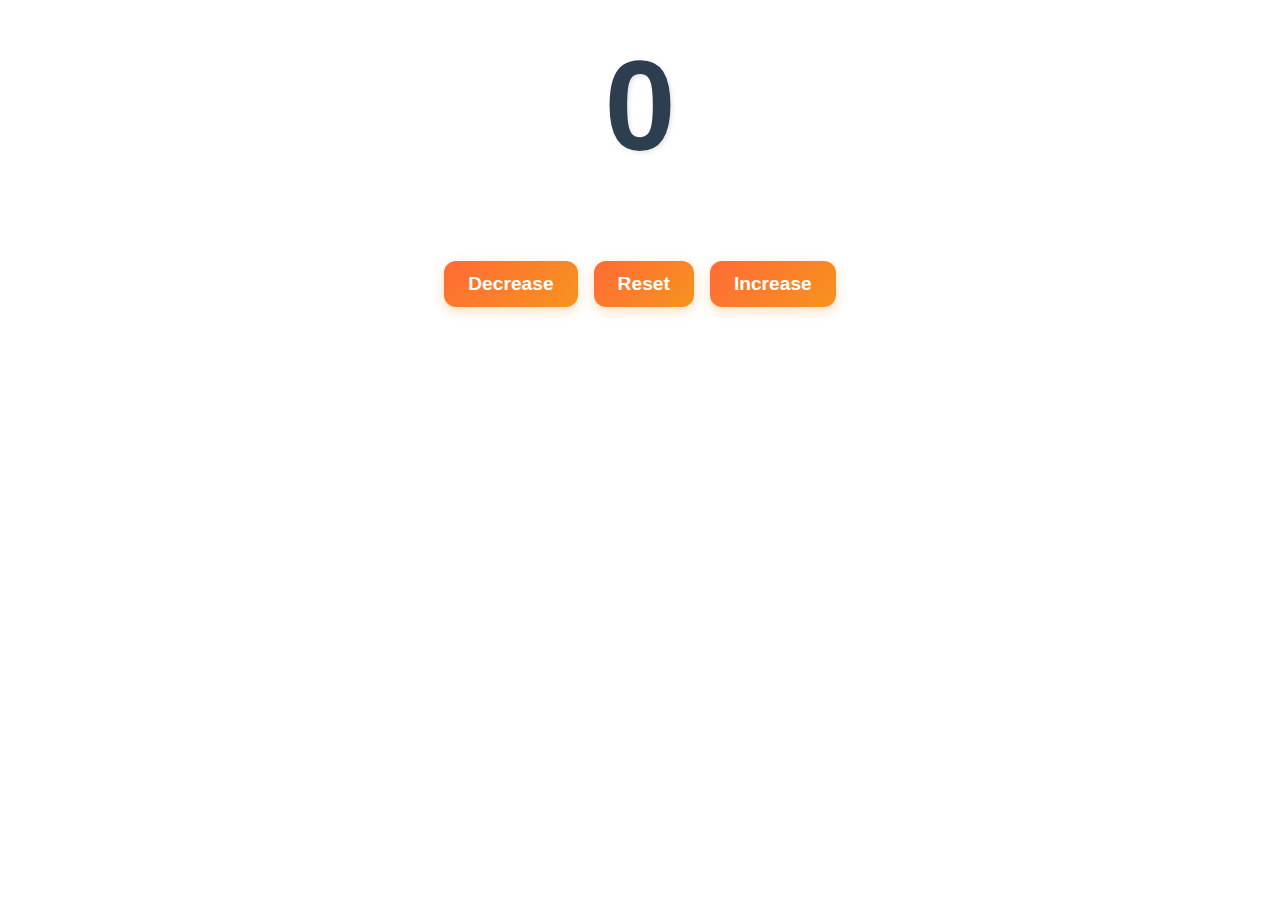
<file: 01.CounterProgram/index.html>
<!DOCTYPE html>
<html lang="en">
<head>
    <meta charset="UTF-8">
    <meta name="viewport" content="width=device-width, initial-scale=1.0">
    <title>CounterProgram</title>
    <link rel="stylesheet" href="style.css">
</head>
<body>
    <label id ="countLabel">0</label> <br>
    <div id="buttonContainer">
        <button id = "decreasebutton"class="buttons">Decrease</button>
        <button id ="reset"class="buttons">Reset</button>
        <button id="increase"class="buttons">Increase</button>
        <script src="script.js"></script>
    </div>
</body>
</html>
</file>
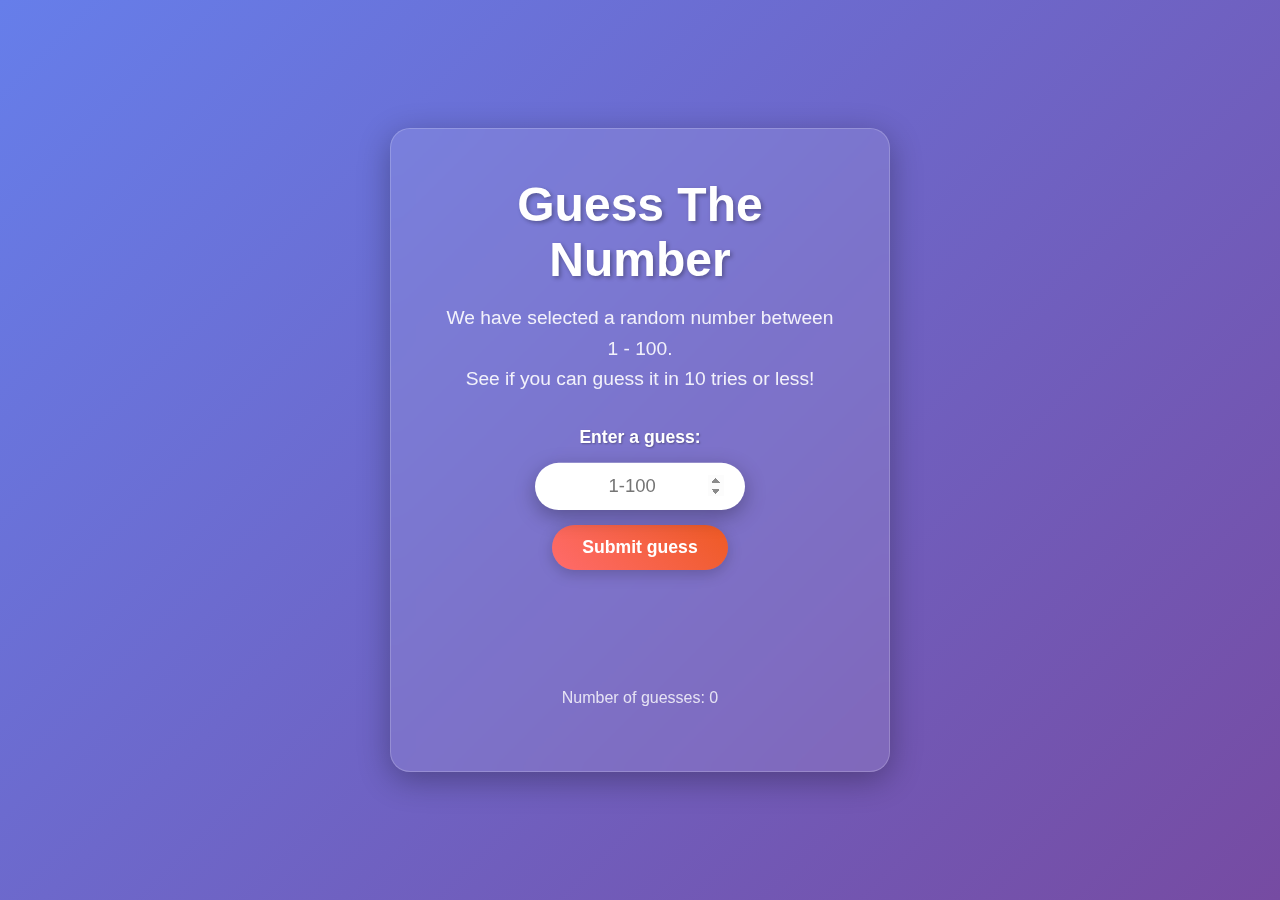
<file: 02.Numberguesser/index.html>
<!DOCTYPE html>
<html lang="en">
<head>
  <meta charset="UTF-8" />
  <meta name="viewport" content="width=device-width, initial-scale=1.0"/>
  <title>Number Guesser</title>
  <link rel="stylesheet" href="style.css" />
</head>
<body>
  <div class="game-container">
    <h1>Guess The Number</h1>
    <p>
      We have selected a random number between 1 - 100.<br />
      See if you can guess it in 10 tries or less!
    </p>

    <div class="form">
      <label for="guessField">Enter a guess:</label>
      <input
        type="number"
        id="guessField"
        class="guessField"
        min="1"
        max="100"
        placeholder="1-100"
      />
      <input
        type="submit"
        value="Submit guess"
        class="guessSubmit"
        id="submitguess"
      />
    </div>

    <div class="results">
      <div class="lastResult"></div>
      <div class="lowOrHi"></div>
      <div class="guesses">
        Number of guesses: <span id="guessCount">0</span>
      </div>
    </div>
  </div>

  <script src="script.js"></script>
</body>
</html>
</file>
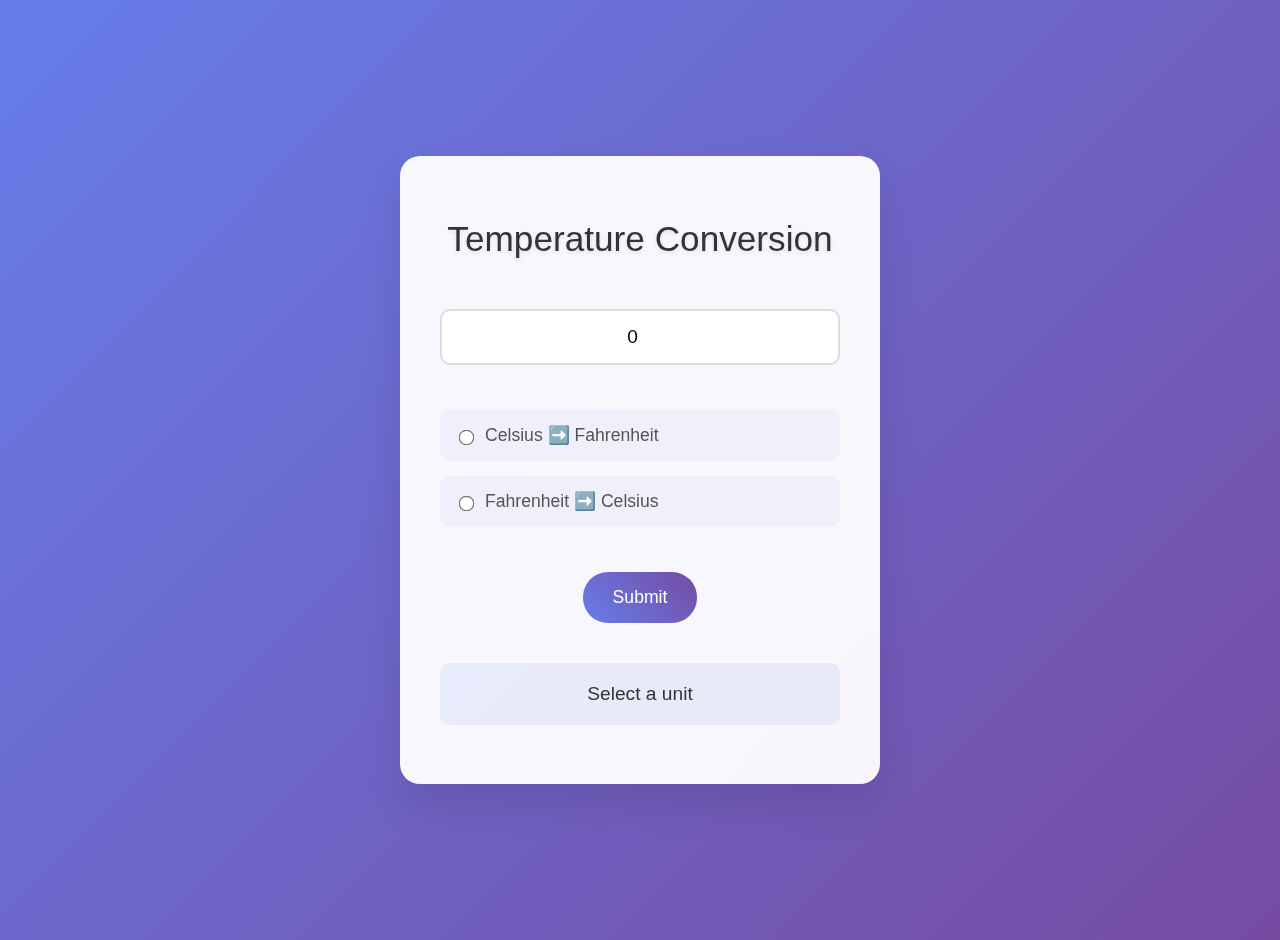
<file: 03.TemperatureConverter/index.html>
<!DOCTYPE html>
<html lang="en">
<head>
    <meta charset="UTF-8">
    <meta name="viewport" content="width=device-width, initial-scale=1.0">
    <title>Temperature Converter</title>
    <link rel="stylesheet" href="style.css">
</head>
<body>
    <form>
        <h1>Temperature Conversion</h1>
        <input type="number" id="textbox" value="0"><br>

        <div class="radio-group">
            <div class="radio-option">
                <input type="radio" id="fahrenheit" name="unit">
                <label for="fahrenheit">Celsius ➡️ Fahrenheit</label>
            </div>
            <div class="radio-option">
                <input type="radio" id="celsius" name="unit">
                <label for="celsius">Fahrenheit ➡️ Celsius</label>
            </div>
        </div>

        <button type="button" onclick="convert()">Submit</button>
        <p id="result">Select a unit</p>
    </form>
    <script src="script.js"></script>
</body>
</html>
</file>
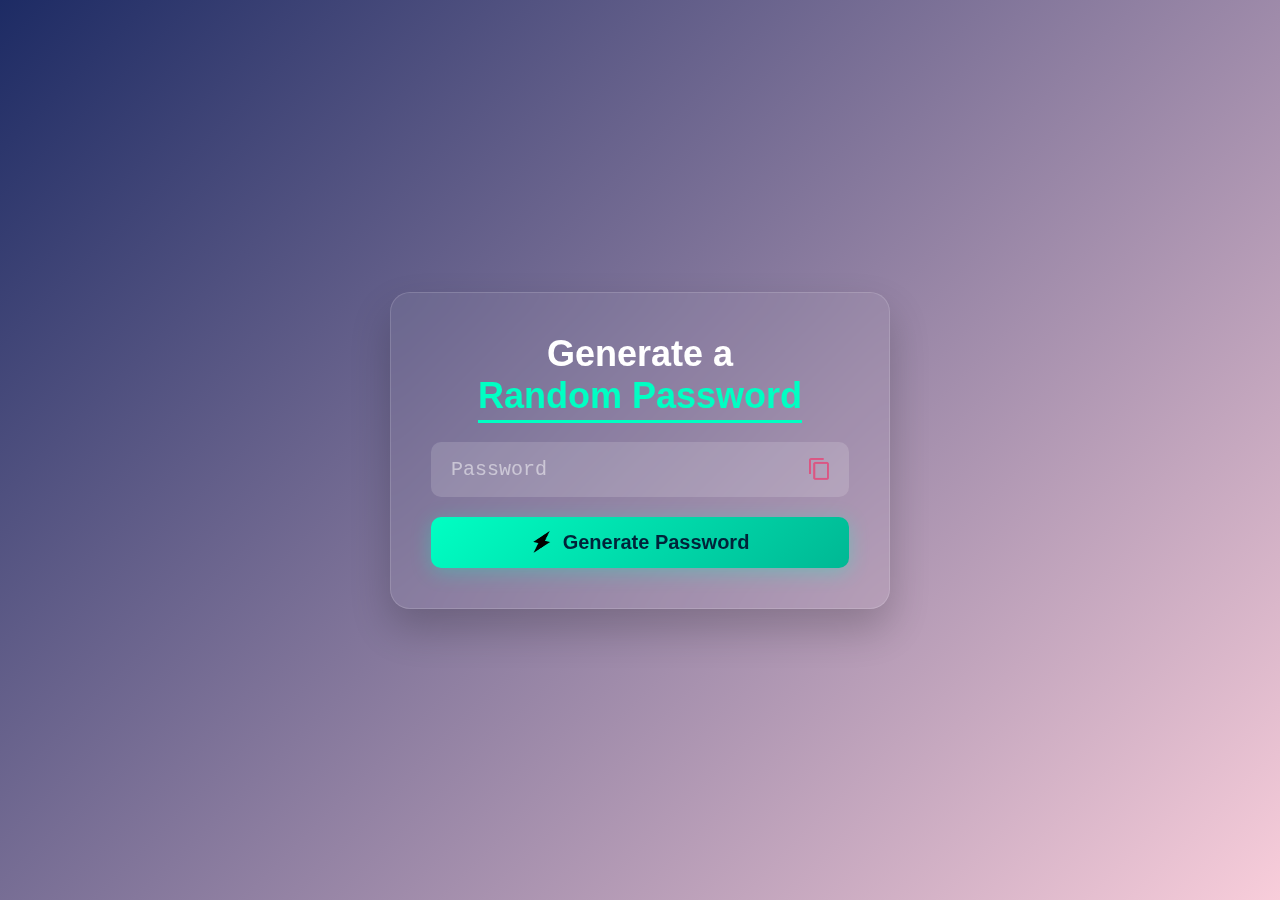
<file: 04.RandomPassword generator/index.html>
<!DOCTYPE html>
<html lang="en">
<head>
    <meta charset="UTF-8">
    <meta name="viewport" content="width=device-width, initial-scale=1.0">
    <title>Random Password Generator</title>
    <link rel="stylesheet" href="style.css">
</head>
<body>
    <div class="container">
        <h1>Generate a <br> <span>Random Password</span></h1>


        <div class="display">
            <input type="text" id="password" placeholder="Password" readonly>
            <img src="images/copy.png" id="copyButton" onclick="copypass()">
        </div>
        <button onclick="genpass()">
            <img src="images/generate.png">Generate Password
        </button>
    </div>

    <script src="script.js"></script>
</body>
</html>
</file>
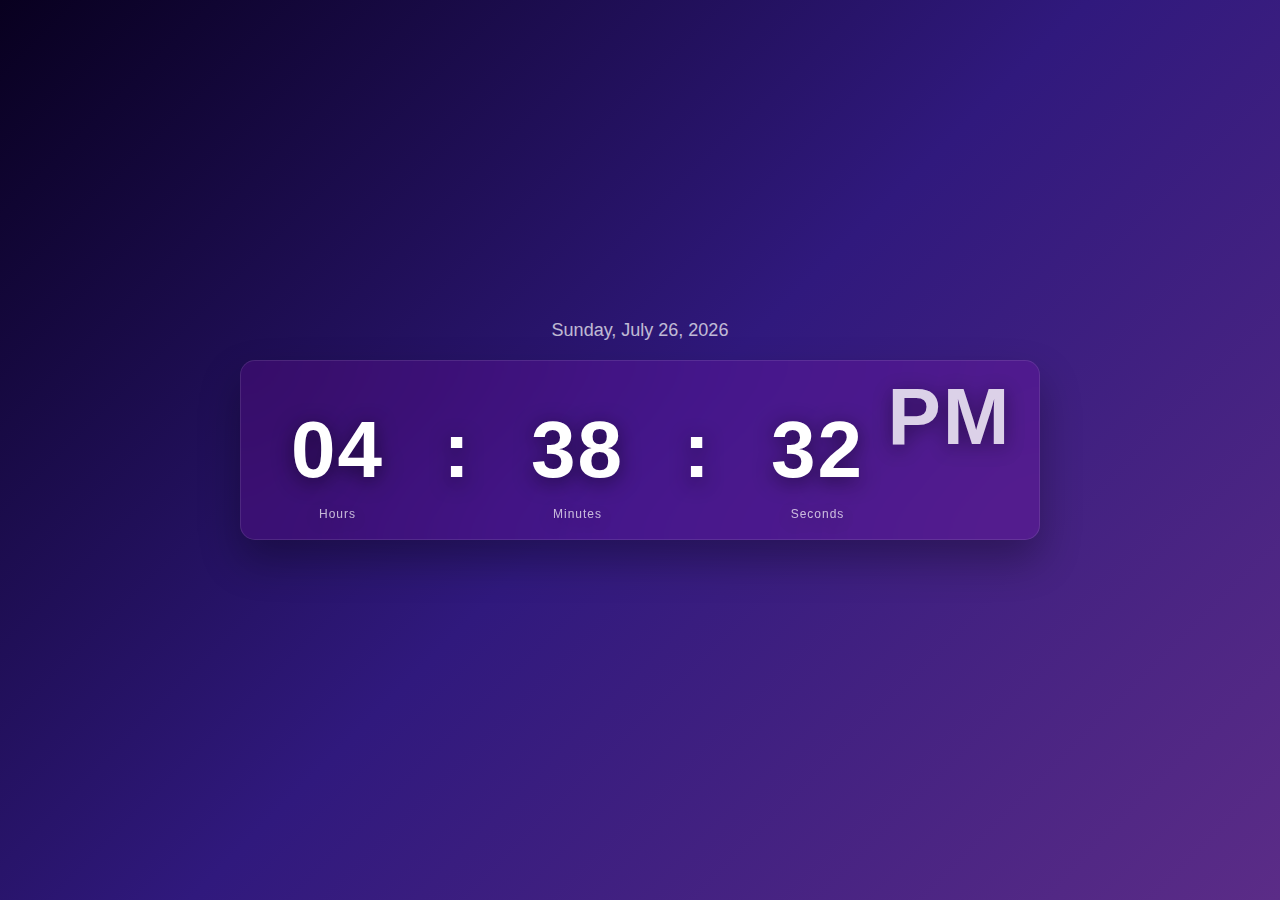
<file: 05.DigitalClockProgram/index.html>
<!DOCTYPE html>
<html lang="en">
<head>
    <meta charset="UTF-8">
    <meta name="viewport" content="width=device-width, initial-scale=1.0">
    <title>Digital Clock</title>
    <link rel="stylesheet" href="style.css">
</head>
<body>
    <div class="hero">
        <div class="container">
            <div class="date-display" id="date"></div>
            <div class="clock">
                <span id="hrs">00</span>
                <span class="colon">:</span>
                <span id="min">00</span>
                <span class="colon">:</span>
                <span id="sec">00</span>
                <span class="ampm" id="ampm">AM</span>
            </div>
        </div>
    </div>

    <script src="script.js"></script>
</body>
</html>
</file>
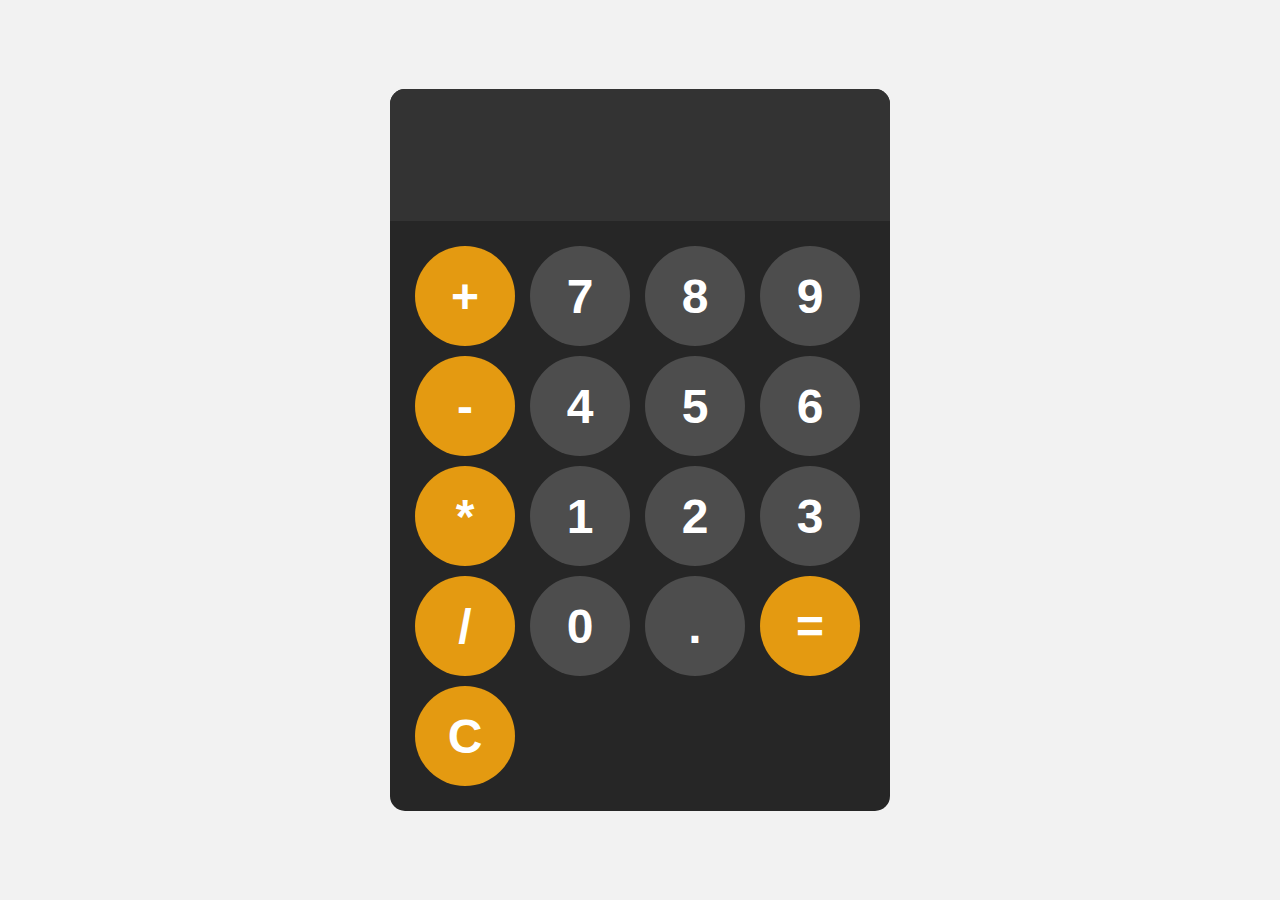
<file: 06Calculator/index.html>
<!DOCTYPE html>
<html lang="en">
<head>
    <meta charset="UTF-8">
    <meta name="viewport" content="width=device-width, initial-scale=1.0">
    <title>Calculator</title>
    <link rel="stylesheet" href="style.css">
</head>
<body>
    <div id="calculator">
        <input id="display" readonly>
        <div id="keys">
            <button onclick="appendToDisplay('+')" class="plus">+</button>
            <button onclick="appendToDisplay('7')">7</button>
            <button onclick="appendToDisplay('8')">8</button>
            <button onclick="appendToDisplay('9')">9</button>
            <button onclick="appendToDisplay('-')"class="minus">-</button>
            <button onclick="appendToDisplay('4')">4</button>
            <button onclick="appendToDisplay('5')">5</button>
            <button onclick="appendToDisplay('6')">6</button>
            <button onclick="appendToDisplay('*')" class="multiply">*</button>
            <button onclick="appendToDisplay('1')">1</button>
            <button onclick="appendToDisplay('2')">2</button>
            <button onclick="appendToDisplay('3')">3</button>
            <button onclick="appendToDisplay('/')"class="divide">/</button>
            <button onclick="appendToDisplay('0')">0</button>
            <button onclick="appendToDisplay('.')"class="period">.</button>
            <button onclick="calculate()" class="equalTo">=</button>
            <button onclick="clearDisplay()"class="clearScreen">C</button>

        </div>
    </div>



    <script src="script.js"></script>

    
</body>
</html>
</file>
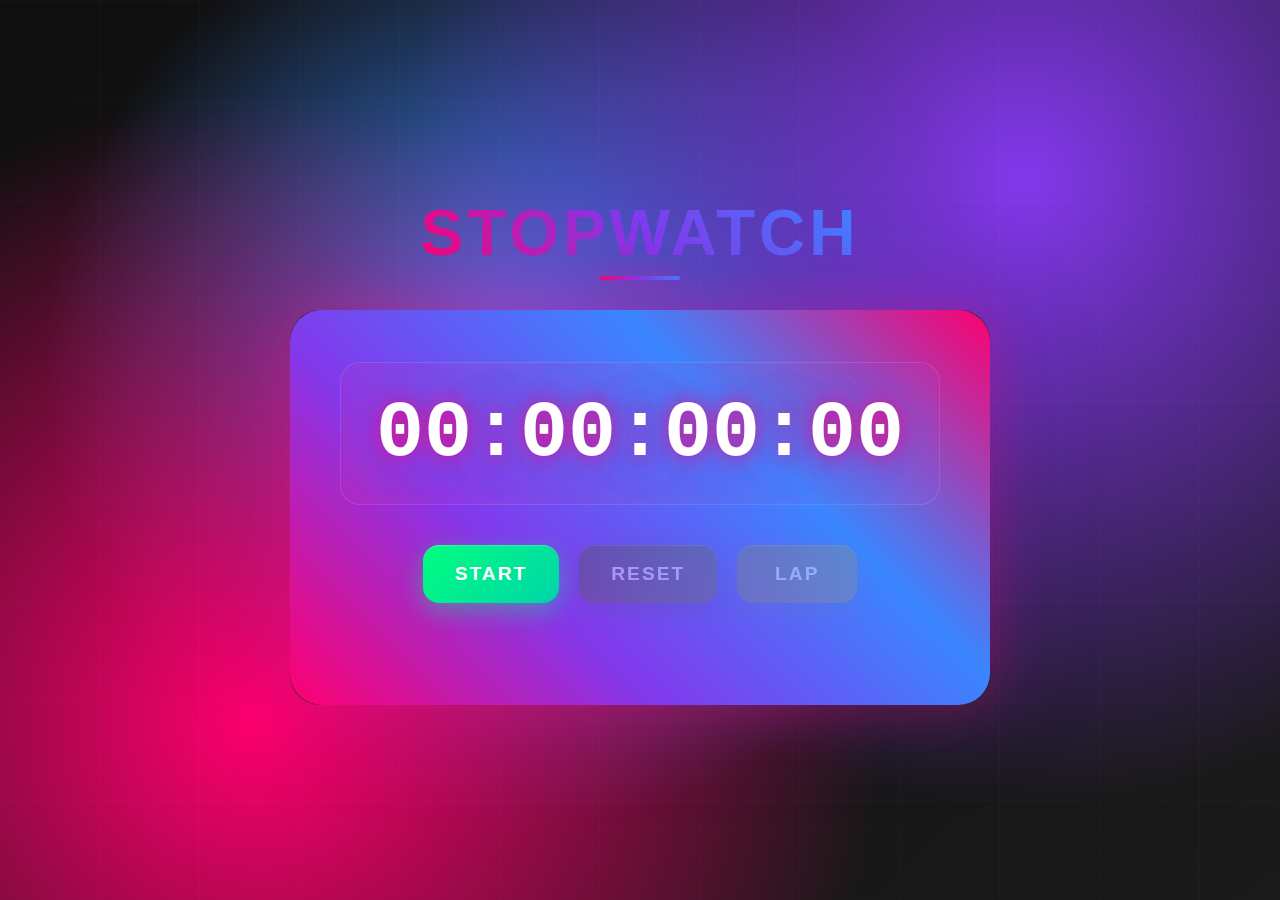
<file: 07.Stopwatch/index.html>
<!DOCTYPE html>
<html lang="en">
<head>
    <meta charset="UTF-8">
    <meta name="viewport" content="width=device-width, initial-scale=1.0">
    <title>Stopwatch</title>
    <link rel="stylesheet" href="style.css">
</head>
<body>
    <h1>Stopwatch</h1>
    <div id="container">
        <div id="display">
            00:00:00:00
        </div>
        <div id="controls">
            <button id="start" onclick="toggleTimer()">Start</button>
            <button id="reset" onclick="resetTimer()">Reset</button>
            <button id="lap" onclick="addLap()">Lap</button>
        </div>
        <div id="lap-times"></div>
    </div>
    <script src="script.js"></script>
</body>
</html>
</file>
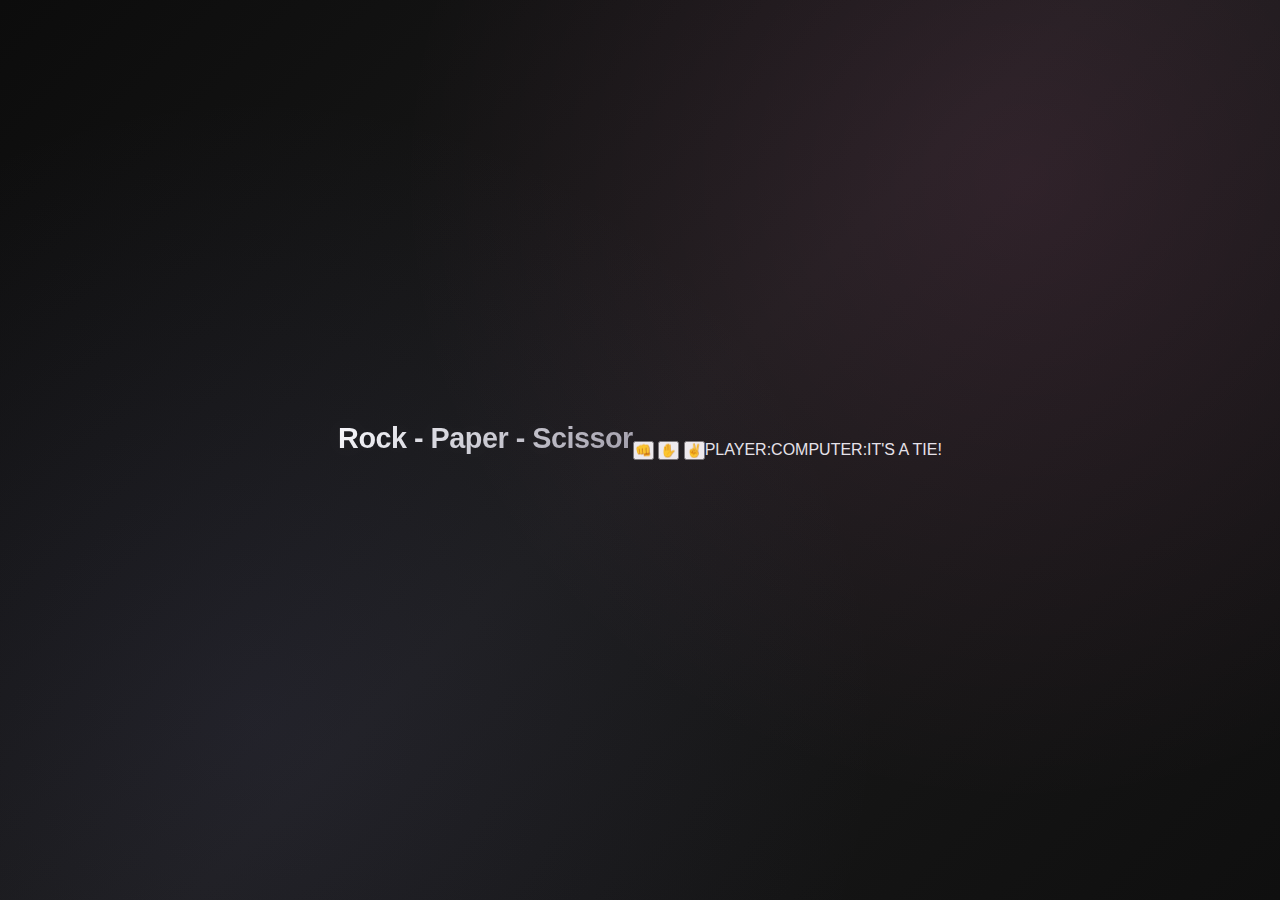
<file: 08.Rock-Paper-scissors/index.html>
<!DOCTYPE html>
<html lang="en">
<head>
    <meta charset="UTF-8">
    <meta name="viewport" content="width=device-width, initial-scale=1.0">
    <title>Rock - Paper - Scissor </title>
    <link rel="stylesheet" href="style.css">
</head>
<body>

    <h1>Rock - Paper - Scissor</h1>
    <div id="choices">
        <button onclick="playGame('rock')">👊</button>
        <button onclick="playGame('paper')">✋</button>
        <button onclick="playGame('scissor')">✌️</button>
    </div>
    <div id="playerDisplay">PLAYER: </div>
    <div id="computerDisplay">COMPUTER: </div>
    <div id="resultDisplay">IT'S A TIE! </div>
    
    <script src="script.js"></script>

    
</body>
</html>
</file>
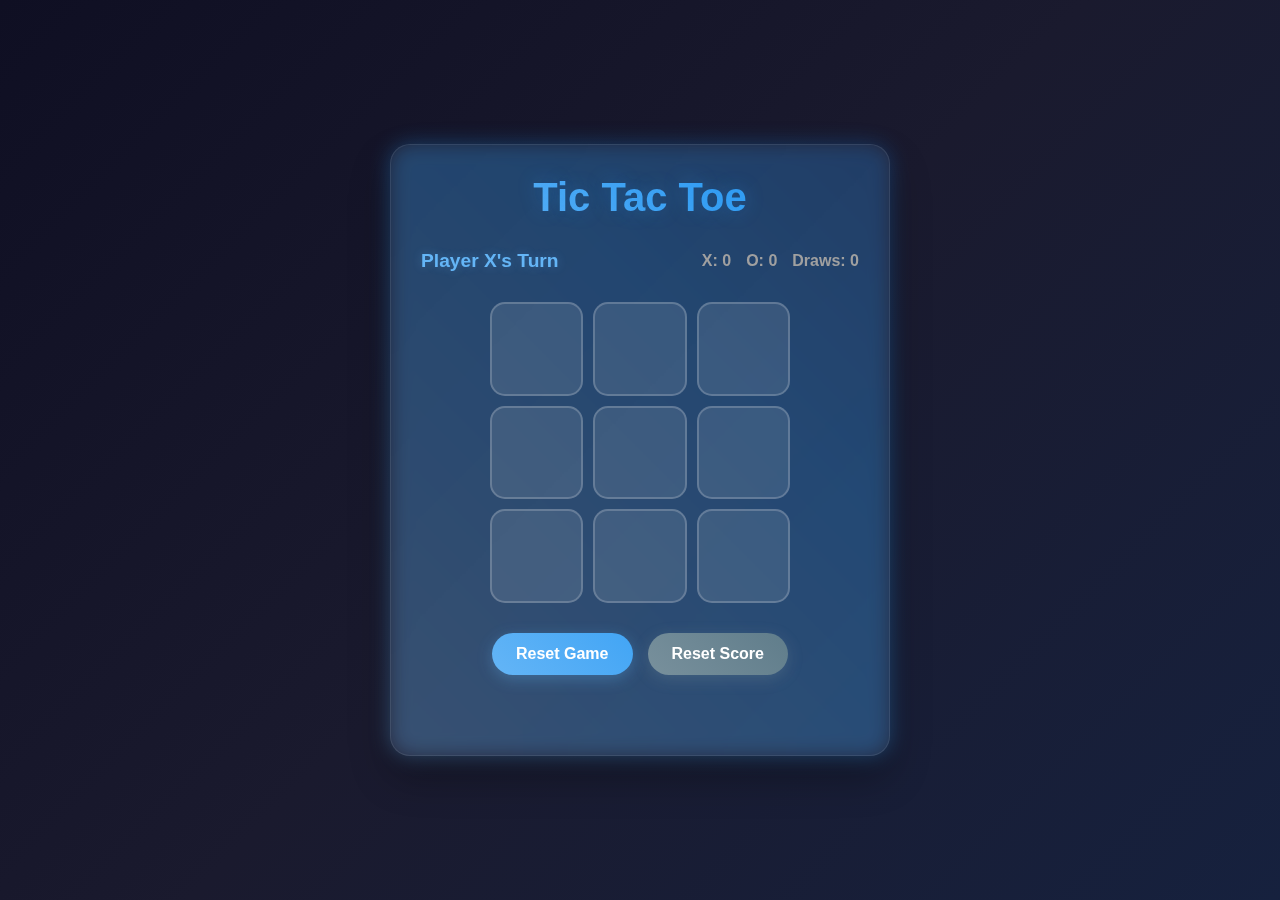
<file: TIC-TAC-TOE/index.html>
<!DOCTYPE html>
<html lang="en">
<head>
    <meta charset="UTF-8">
    <meta name="viewport" content="width=device-width, initial-scale=1.0">
    <title>Tic Tac Toe - Dark Theme</title>
    <link rel="stylesheet" href="style.css">
</head>
<body>
    <div class="container">
        <h1>Tic Tac Toe</h1>
        
        <div class="game-info">
            <div class="current-player">
                Player <span id="current-player-display">X</span>'s Turn
            </div>
            <div class="score">
                <span>X: <span id="score-x">0</span></span>
                <span>O: <span id="score-o">0</span></span>
                <span>Draws: <span id="score-draw">0</span></span>
            </div>
        </div>

        <div class="game-board" id="game-board">
            <div class="cell" data-index="0"></div>
            <div class="cell" data-index="1"></div>
            <div class="cell" data-index="2"></div>
            <div class="cell" data-index="3"></div>
            <div class="cell" data-index="4"></div>
            <div class="cell" data-index="5"></div>
            <div class="cell" data-index="6"></div>
            <div class="cell" data-index="7"></div>
            <div class="cell" data-index="8"></div>
        </div>

        <div class="game-controls">
            <button id="reset-game" class="btn">Reset Game</button>
            <button id="reset-score" class="btn btn-secondary">Reset Score</button>
        </div>

        <div class="game-message" id="game-message"></div>
    </div>

    <script src="script.js"></script>
</body>
</html>
</file>
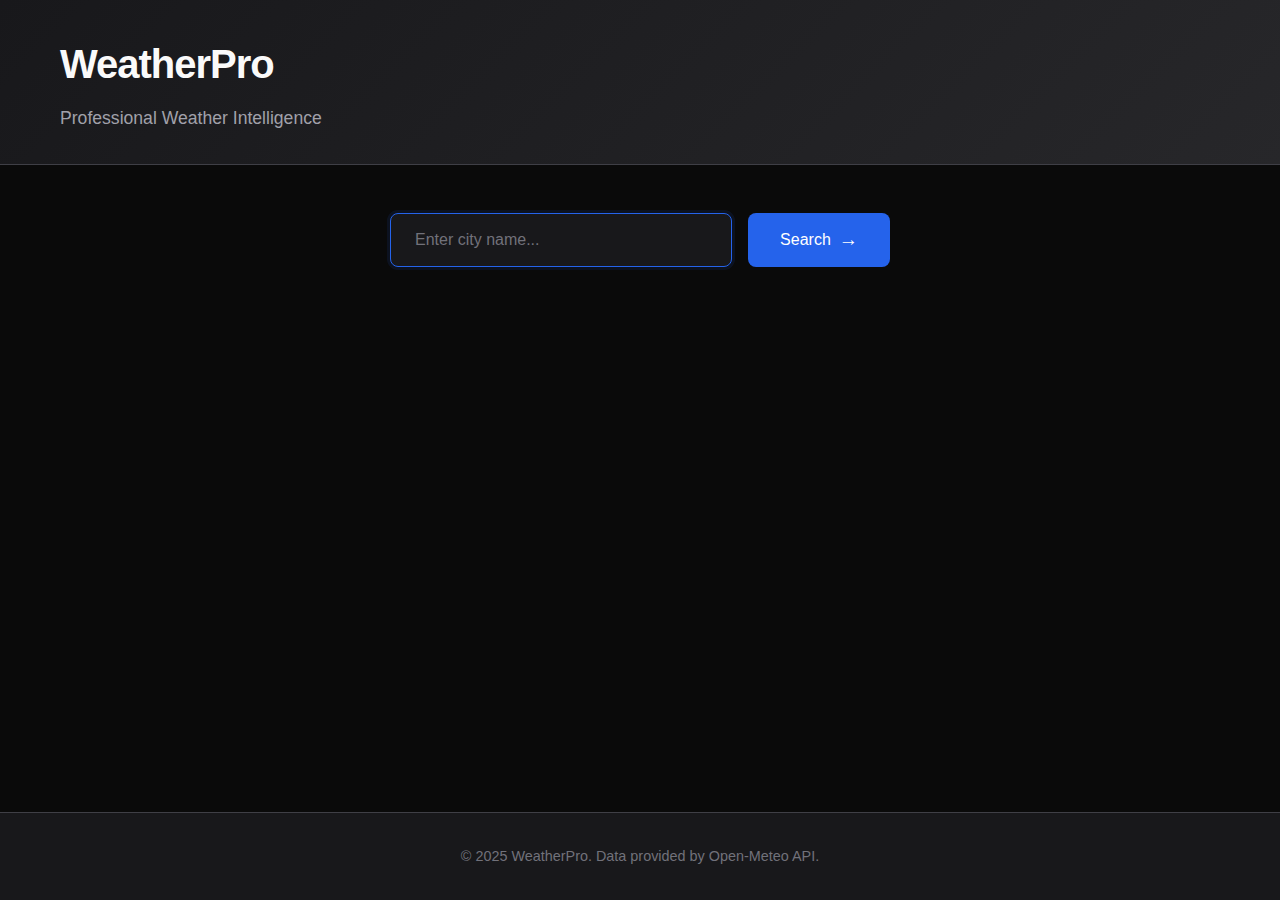
<file: Weather Pro/index.html>
<!DOCTYPE html>
<html lang="en">
<head>
    <meta charset="UTF-8">
    <meta name="viewport" content="width=device-width, initial-scale=1.0">
    <title>WeatherPro - Professional Weather Dashboard</title>
    <link rel="stylesheet" href="style.css">
</head>
<body>
    <header class="header">
        <div class="container">
            <h1 class="logo">WeatherPro</h1>
            <p class="tagline">Professional Weather Intelligence</p>
        </div>
    </header>

    <main class="main-content">
        <div class="container">
            <section class="search-section">
                <form class="weather-form" id="weatherForm">
                    <div class="search-container">
                        <input 
                            type="text" 
                            class="city-input" 
                            id="cityInput"
                            placeholder="Enter city name..."
                            autocomplete="off"
                            required
                        >
                        <button type="submit" class="search-btn">
                            <span class="btn-text">Search</span>
                            <span class="btn-icon">→</span>
                        </button>
                    </div>
                </form>
            </section>

            <section class="weather-section">
                <div class="weather-card" id="weatherCard">
                    <div class="card-header">
                        <h2 class="city-name" id="cityName"></h2>
                        <p class="last-updated" id="lastUpdated"></p>
                    </div>

                    <div class="current-weather">
                        <div class="temperature-section">
                            <span class="temperature" id="temperature"></span>
                            <span class="weather-icon" id="weatherIcon"></span>
                        </div>
                        <p class="weather-description" id="weatherDescription"></p>
                    </div>

                    <div class="weather-details">
                        <div class="detail-item">
                            <span class="detail-label">Feels Like</span>
                            <span class="detail-value" id="feelsLike"></span>
                        </div>
                        <div class="detail-item">
                            <span class="detail-label">Humidity</span>
                            <span class="detail-value" id="humidity"></span>
                        </div>
                        <div class="detail-item">
                            <span class="detail-label">Wind Speed</span>
                            <span class="detail-value" id="windSpeed"></span>
                        </div>
                        <div class="detail-item">
                            <span class="detail-label">Coordinates</span>
                            <span class="detail-value" id="coordinates"></span>
                        </div>
                    </div>
                </div>

                <div class="error-card" id="errorCard">
                    <div class="error-content">
                        <span class="error-icon">⚠</span>
                        <p class="error-message" id="errorMessage"></p>
                    </div>
                </div>
            </section>
        </div>
    </main>

    <footer class="footer">
        <div class="container">
            <p>&copy; 2025 WeatherPro. Data provided by Open-Meteo API.</p>
        </div>
    </footer>

    <script src="script.js"></script>
</body>
</html>
</file>
<file: 01.CounterProgram/style.css>
#countLabel {
    display: block;
    text-align: center;
    font-size: clamp(4rem, 10vw, 10rem);
    font-family: 'Arial', 'Helvetica', sans-serif;
    font-weight: bold;
    color: #2c3e50;
    margin: 2rem 0;
    text-shadow: 2px 2px 4px rgba(0, 0, 0, 0.1);
    user-select: none;
}

#buttonContainer {
    display: flex;
    justify-content: center;
    align-items: center;
    gap: 1rem;
    flex-wrap: wrap;
    padding: 2rem;
}

.buttons {
    padding: 0.75rem 1.5rem;
    font-family: 'Arial', 'Helvetica', sans-serif;
    font-size: 1.2rem;
    font-weight: 600;
    color: #ffffff;
    background: linear-gradient(135deg, #ff6b35, #f7931e);
    border: none;
    border-radius: 12px;
    cursor: pointer;
    transition: all 0.3s cubic-bezier(0.4, 0, 0.2, 1);
    box-shadow: 0 4px 12px rgba(247, 147, 30, 0.3);
    min-width: 100px;
    position: relative;
    overflow: hidden;
}

.buttons::before {
    content: '';
    position: absolute;
    top: 0;
    left: -100%;
    width: 100%;
    height: 100%;
    background: linear-gradient(90deg, transparent, rgba(255, 255, 255, 0.2), transparent);
    transition: left 0.5s;
}

.buttons:hover {
    background: linear-gradient(135deg, #e55a2b, #de7f1a);
    transform: translateY(-2px);
    box-shadow: 0 8px 20px rgba(247, 147, 30, 0.4);
}

.buttons:hover::before {
    left: 100%;
}

.buttons:active {
    transform: translateY(0);
    box-shadow: 0 2px 8px rgba(247, 147, 30, 0.3);
}

.buttons:focus {
    outline: none;
    box-shadow: 0 0 0 3px rgba(247, 147, 30, 0.5);
}
</file>
<file: 03.TemperatureConverter/style.css>
body {
    font-family: 'Arial', sans-serif;
    background: linear-gradient(135deg, #667eea 0%, #764ba2 100%);
    min-height: 100vh;
    display: flex;
    justify-content: center;
    align-items: center;
    margin: 0;
    padding: 20px;
}

form {
    background: rgba(255, 255, 255, 0.95);
    backdrop-filter: blur(10px);
    padding: 40px;
    border-radius: 20px;
    box-shadow: 0 20px 40px rgba(0, 0, 0, 0.1);
    text-align: center;
    max-width: 400px;
    width: 100%;
    transform: translateY(0);
    transition: transform 0.3s ease, box-shadow 0.3s ease;
}

form:hover {
    transform: translateY(-5px);
    box-shadow: 0 25px 50px rgba(0, 0, 0, 0.15);
}

h1 {
    color: #333;
    margin-bottom: 30px;
    font-size: 2.2em;
    font-weight: 300;
    text-shadow: 0 2px 4px rgba(0, 0, 0, 0.1);
}

#textbox {
    width: 100%;
    padding: 15px;
    margin: 20px 0;
    border: 2px solid #ddd;
    border-radius: 10px;
    font-size: 1.2em;
    text-align: center;
    box-sizing: border-box;
    transition: border-color 0.3s ease, box-shadow 0.3s ease;
}

#textbox:focus {
    outline: none;
    border-color: #667eea;
    box-shadow: 0 0 0 3px rgba(102, 126, 234, 0.2);
}

.radio-group {
    margin: 25px 0;
    text-align: left;
}

.radio-option {
    display: flex;
    align-items: center;
    margin: 15px 0;
    padding: 15px;
    background: rgba(102, 126, 234, 0.05);
    border-radius: 10px;
    transition: background-color 0.3s ease, transform 0.2s ease;
    cursor: pointer;
}

.radio-option:hover {
    background: rgba(102, 126, 234, 0.1);
    transform: translateX(5px);
}

.radio-option input[type="radio"] {
    margin-right: 12px;
    transform: scale(1.2);
    cursor: pointer;
}

.radio-option label {
    font-size: 1.1em;
    color: #555;
    cursor: pointer;
    flex-grow: 1;
}

button {
    background: linear-gradient(45deg, #667eea, #764ba2);
    color: white;
    border: none;
    padding: 15px 30px;
    font-size: 1.1em;
    border-radius: 25px;
    cursor: pointer;
    margin: 20px 0;
    transition: transform 0.2s ease, box-shadow 0.2s ease;
    font-weight: 500;
}

button:hover {
    transform: translateY(-2px);
    box-shadow: 0 10px 20px rgba(102, 126, 234, 0.3);
}

button:active {
    transform: translateY(0);
}

#result {
    margin-top: 20px;
    padding: 20px;
    background: rgba(102, 126, 234, 0.1);
    border-radius: 10px;
    font-size: 1.2em;
    color: #333;
    font-weight: 500;
    min-height: 20px;
    display: flex;
    align-items: center;
    justify-content: center;
}
</file>
<file: 05.DigitalClockProgram/style.css>
* {
    margin: 0;
    padding: 0;
    box-sizing: border-box;
}

.hero {
    width: 100%;
    min-height: 100vh;
    background: linear-gradient(135deg, #08001f, #30197d, #5b2c87);
    color: white;
    position: relative;
    display: flex;
    align-items: center;
    justify-content: center;
    overflow: hidden;
}

.container {
    width: min(800px, 90%);
    height: 180px;
    position: relative;
    font-family: 'Franklin Gothic Medium', 'Arial Narrow', Arial, sans-serif;
}

.clock {
    width: 100%;
    height: 100%;
    background: rgba(235, 0, 255, 0.11);
    border-radius: 15px;
    display: flex;
    align-items: center;
    justify-content: center;
    backdrop-filter: blur(40px);
    border: 1px solid rgba(255, 255, 255, 0.1);
    box-shadow: 0 20px 40px rgba(0, 0, 0, 0.3);
    position: relative;
    z-index: 1;
}

.container::before {
    content: '';
    width: 180px;
    height: 180px;
    background: linear-gradient(45deg, #f41b75, #ff6b9d);
    border-radius: 10px;
    position: absolute;
    left: -50px;
    top: -50px;
    z-index: -1;
    animation: float 6s ease-in-out infinite;
}

.container::after {
    content: '';
    width: 180px;
    height: 180px;
    background: linear-gradient(45deg, #419aff, #62d0ff);
    border-radius: 50%;
    position: absolute;
    right: -30px;
    bottom: -50px;
    z-index: -1;
    animation: float 6s ease-in-out infinite reverse;
}

@keyframes float {
    0%, 100% { transform: translateY(0px); }
    50% { transform: translateY(-20px); }
}

.clock span {
    font-size: clamp(50px, 8vw, 80px);
    width: clamp(80px, 12vw, 110px);
    display: inline-block;
    text-align: center;
    position: relative;
    font-weight: bold;
    letter-spacing: 2px;
    transition: all 0.3s ease;
    text-shadow: 0 4px 20px rgba(0, 0, 0, 0.5);
}

.clock span:hover {
    transform: scale(1.05);
    color: #62d0ff;
    text-shadow: 0 0 20px rgba(98, 208, 255, 0.6);
}

.clock span::after {
    font-size: clamp(10px, 2vw, 12px);
    position: absolute;
    bottom: -25px;
    left: 50%;
    transform: translateX(-50%);
    opacity: 0.7;
    font-weight: normal;
    letter-spacing: 1px;
    white-space: nowrap;
}

#hrs::after {
    content: 'Hours';
}

#min::after {
    content: 'Minutes';
}

#sec::after {
    content: 'Seconds';
}

.colon {
    font-size: clamp(50px, 8vw, 80px);
    margin: 0 10px;
    animation: blink 1s infinite;
}

@keyframes blink {
    0%, 50% { opacity: 1; }
    51%, 100% { opacity: 0.3; }
}

.ampm {
    font-size: clamp(16px, 3vw, 24px);
    margin-left: 15px;
    opacity: 0.8;
    font-weight: normal;
    align-self: flex-start;
    margin-top: 10px;
}

.date-display {
    position: absolute;
    top: -40px;
    left: 50%;
    transform: translateX(-50%);
    font-size: clamp(14px, 2.5vw, 18px);
    opacity: 0.7;
    font-weight: normal;
    white-space: nowrap;
}

/* Fade-in animation */
@keyframes fadeInUp {
    from {
        opacity: 0;
        transform: translate(-50%, -30%) scale(0.9);
    }
    to {
        opacity: 1;
        transform: translate(-50%, -50%) scale(1);
    }
}

/* Mobile optimizations */
@media (max-width: 768px) {
    .container {
        height: 150px;
    }
    
    .clock span::after {
        bottom: -20px;
    }
    
    .date-display {
        top: -35px;
    }
}

@media (max-width: 480px) {
    .container {
        height: 130px;
    }
    
    .clock span::after {
        bottom: -15px;
    }
    
    .colon {
        margin: 0 5px;
    }
    
    .ampm {
        margin-left: 10px;
    }
}
</file>
<file: 06Calculator/style.css>
body{
    margin: 0;
    display: flex;
    justify-content: center;
    align-items: center;
    height: 100vh;
    background-color: hsl(0, 0%, 95%);
}




#calculator{
    font-family: Arial, Helvetica, sans-serif;
    background-color: hsl(0, 0%, 15%);
    border-radius: 15px;
    max-width: 500px;
    overflow: hidden;
}

#display{
    width: 100%;
    padding: 20px;
    font-size: 5rem;
    text-align: left;
    border: none;
    background-color: hsl(0, 0%, 20%);

}

#keys{
    display: grid;
    grid-template-columns:repeat(4,1fr);
    gap: 10px;
    padding: 25px;

}


button{
    width: 100px;
    height: 100px;
    border-radius: 50px;
    border: none;
    background-color: hsl(0, 0%, 30%);
    color: white;
    font-size: 3rem;
    font-weight: bold;
    cursor: pointer;
}

button:hover{
    background-color: hsl(0, 0%, 40%);
}
button:active{
    background-color: hsl(0,0%,50%);
}


.plus{
    background-color: hsl(39, 86%, 48%);
}

.plus:hover{
    background-color: hsl(39, 86%, 58%);
}

.plus:active{
    background-color: hsl(39, 86%, 78%);
}

.minus{
    background-color: hsl(39, 86%, 48%);
}

.minus:hover{
     background-color: hsl(39, 86%, 58%);
}

.minus:active{
    background-color: hsl(39, 86%, 78%);
}

.multiply{
    background-color: hsl(39, 86%, 48%);
}

.multiply:hover{
    background-color: hsl(39, 86%, 58%);
}

.multiply:active{
    background-color: hsl(39, 86%, 78%);
}

.divide{
    background-color: hsl(39, 86%, 48%);
    
}

.divide:hover{
    background-color: hsl(39, 86%, 58%);
}

.divide:active{
    background-color: hsl(39, 86%, 78%);
}

.clearScreen{
    background-color: hsl(39, 86%, 48%);
}

.clearScreen:hover{
    background-color: hsl(39, 86%, 58%);
}

.clearScreen:active{
    background-color: hsl(39, 86%, 78%);
}

.equalTo{
    background-color: hsl(39, 86%, 48%);
}

.equalTo:hover{
    background-color: hsl(39, 86%, 58%);
}

.equalTo:active{
    background-color: hsl(39, 86%, 78%);
}
</file>
<file: 07.Stopwatch/style.css>
* {
    margin: 0;
    padding: 0;
    box-sizing: border-box;
}

body {
    display: flex;
    flex-direction: column;
    align-items: center;
    justify-content: center;
    min-height: 100vh;
    background: 
        radial-gradient(circle at 20% 80%, #ff006e 0%, transparent 50%),
        radial-gradient(circle at 80% 20%, #8338ec 0%, transparent 50%),
        radial-gradient(circle at 40% 40%, #3a86ff 0%, transparent 50%),
        linear-gradient(135deg, #0f0f0f 0%, #1a1a1a 100%);
    font-family: 'Inter', 'Arial', sans-serif;
    padding: 20px;
    overflow: hidden;
    position: relative;
}

body::before {
    content: '';
    position: absolute;
    top: 0;
    left: 0;
    right: 0;
    bottom: 0;
    background: 
        repeating-linear-gradient(
            90deg,
            transparent,
            transparent 98px,
            rgba(255, 255, 255, 0.02) 100px
        ),
        repeating-linear-gradient(
            0deg,
            transparent,
            transparent 98px,
            rgba(255, 255, 255, 0.02) 100px
        );
    pointer-events: none;
}

h1 {
    text-align: center;
    font-size: 4rem;
    background: linear-gradient(45deg, #ff006e, #8338ec, #3a86ff);
    -webkit-background-clip: text;
    -webkit-text-fill-color: transparent;
    background-clip: text;
    margin-bottom: 40px;
    font-weight: 900;
    letter-spacing: 4px;
    text-transform: uppercase;
    position: relative;
    z-index: 1;
}

h1::after {
    content: '';
    position: absolute;
    bottom: -10px;
    left: 50%;
    transform: translateX(-50%);
    width: 80px;
    height: 4px;
    background: linear-gradient(45deg, #ff006e, #8338ec, #3a86ff);
    border-radius: 2px;
    box-shadow: 0 0 20px rgba(255, 0, 110, 0.5);
}

#container {
    display: flex;
    flex-direction: column;
    align-items: center;
    background: rgba(15, 15, 15, 0.8);
    backdrop-filter: blur(20px);
    border-radius: 30px;
    padding: 50px;
    box-shadow: 
        0 0 60px rgba(255, 0, 110, 0.3),
        0 0 120px rgba(131, 56, 236, 0.2),
        inset 0 1px 0 rgba(255, 255, 255, 0.1);
    border: 2px solid rgba(255, 255, 255, 0.1);
    min-width: 500px;
    max-width: 700px;
    position: relative;
    z-index: 1;
}

#container::before {
    content: '';
    position: absolute;
    top: -2px;
    left: -2px;
    right: -2px;
    bottom: -2px;
    background: linear-gradient(45deg, #ff006e, #8338ec, #3a86ff, #ff006e);
    border-radius: 32px;
    z-index: -1;
    animation: borderGlow 3s ease-in-out infinite alternate;
}

@keyframes borderGlow {
    0% { opacity: 0.5; }
    100% { opacity: 1; }
}

#display {
    font-size: 5rem;
    font-family: 'JetBrains Mono', 'Courier New', monospace;
    font-weight: 700;
    color: #ffffff;
    text-shadow: 
        0 0 20px rgba(255, 0, 110, 0.8),
        0 0 40px rgba(131, 56, 236, 0.6),
        0 0 60px rgba(58, 134, 255, 0.4);
    margin-bottom: 40px;
    padding: 25px 35px;
    background: 
        linear-gradient(135deg, rgba(255, 0, 110, 0.1) 0%, rgba(131, 56, 236, 0.1) 100%),
        rgba(255, 255, 255, 0.03);
    border-radius: 20px;
    border: 1px solid rgba(255, 255, 255, 0.1);
    min-width: 400px;
    text-align: center;
    transition: all 0.4s cubic-bezier(0.68, -0.55, 0.265, 1.55);
    position: relative;
    overflow: hidden;
}

#display::before {
    content: '';
    position: absolute;
    top: 0;
    left: -100%;
    width: 100%;
    height: 100%;
    background: linear-gradient(90deg, transparent, rgba(255, 255, 255, 0.1), transparent);
    transition: left 0.5s ease;
}

#display.running {
    background: 
        linear-gradient(135deg, rgba(0, 255, 127, 0.2) 0%, rgba(58, 134, 255, 0.2) 100%),
        rgba(255, 255, 255, 0.05);
    border-color: rgba(0, 255, 127, 0.5);
    color: #00ff7f;
    text-shadow: 
        0 0 20px rgba(0, 255, 127, 1),
        0 0 40px rgba(0, 255, 127, 0.8),
        0 0 60px rgba(0, 255, 127, 0.6);
    box-shadow: 
        0 0 30px rgba(0, 255, 127, 0.3),
        inset 0 1px 0 rgba(255, 255, 255, 0.1);
    animation: pulse 2s ease-in-out infinite;
}

#display.running::before {
    left: 100%;
}

@keyframes pulse {
    0%, 100% { transform: scale(1); }
    50% { transform: scale(1.02); }
}

#controls {
    display: flex;
    gap: 20px;
    margin-bottom: 30px;
    flex-wrap: wrap;
    justify-content: center;
}

button {
    padding: 18px 32px;
    font-size: 1.2rem;
    font-weight: 700;
    border: none;
    border-radius: 16px;
    cursor: pointer;
    color: white;
    transition: all 0.4s cubic-bezier(0.68, -0.55, 0.265, 1.55);
    text-transform: uppercase;
    letter-spacing: 2px;
    min-width: 120px;
    position: relative;
    overflow: hidden;
    font-family: 'Inter', sans-serif;
}

button::before {
    content: '';
    position: absolute;
    top: 0;
    left: -100%;
    width: 100%;
    height: 100%;
    background: linear-gradient(90deg, transparent, rgba(255, 255, 255, 0.2), transparent);
    transition: left 0.5s ease;
}

button:hover::before {
    left: 100%;
}

button:hover {
    transform: translateY(-4px) scale(1.05);
    box-shadow: 0 15px 35px rgba(0, 0, 0, 0.3);
}

button:active {
    transform: translateY(-2px) scale(1.02);
}

button:disabled {
    opacity: 0.4;
    cursor: not-allowed;
    transform: none;
    filter: grayscale(100%);
}

button:disabled::before {
    display: none;
}

#start {
    background: linear-gradient(135deg, #00ff7f, #00d4aa);
    box-shadow: 
        0 8px 25px rgba(0, 255, 127, 0.4),
        inset 0 1px 0 rgba(255, 255, 255, 0.2);
}

#start:hover:not(:disabled) {
    background: linear-gradient(135deg, #00e66f, #00c499);
    box-shadow: 
        0 15px 35px rgba(0, 255, 127, 0.6),
        inset 0 1px 0 rgba(255, 255, 255, 0.2);
}

#start.stop {
    background: linear-gradient(135deg, #ff0066, #ff3385);
    box-shadow: 
        0 8px 25px rgba(255, 0, 102, 0.4),
        inset 0 1px 0 rgba(255, 255, 255, 0.2);
}

#start.stop:hover {
    background: linear-gradient(135deg, #e6005c, #e62e7a);
    box-shadow: 
        0 15px 35px rgba(255, 0, 102, 0.6),
        inset 0 1px 0 rgba(255, 255, 255, 0.2);
}

#reset {
    background: linear-gradient(135deg, #8338ec, #a855f7);
    box-shadow: 
        0 8px 25px rgba(131, 56, 236, 0.4),
        inset 0 1px 0 rgba(255, 255, 255, 0.2);
}

#reset:hover:not(:disabled) {
    background: linear-gradient(135deg, #7c3aed, #9333ea);
    box-shadow: 
        0 15px 35px rgba(131, 56, 236, 0.6),
        inset 0 1px 0 rgba(255, 255, 255, 0.2);
}

#lap {
    background: linear-gradient(135deg, #3a86ff, #06b6d4);
    box-shadow: 
        0 8px 25px rgba(58, 134, 255, 0.4),
        inset 0 1px 0 rgba(255, 255, 255, 0.2);
}

#lap:hover:not(:disabled) {
    background: linear-gradient(135deg, #2563eb, #0891b2);
    box-shadow: 
        0 15px 35px rgba(58, 134, 255, 0.6),
        inset 0 1px 0 rgba(255, 255, 255, 0.2);
}

#lap-times {
    width: 100%;
    max-height: 280px;
    overflow-y: auto;
    margin-top: 20px;
    scrollbar-width: thin;
    scrollbar-color: rgba(255, 0, 110, 0.5) transparent;
}

#lap-times::-webkit-scrollbar {
    width: 8px;
}

#lap-times::-webkit-scrollbar-track {
    background: rgba(255, 255, 255, 0.1);
    border-radius: 10px;
}

#lap-times::-webkit-scrollbar-thumb {
    background: linear-gradient(135deg, #ff006e, #8338ec);
    border-radius: 10px;
    border: 2px solid transparent;
    background-clip: content-box;
}

#lap-times::-webkit-scrollbar-thumb:hover {
    background: linear-gradient(135deg, #e6005c, #7c3aed);
    background-clip: content-box;
}

.lap-time {
    display: flex;
    justify-content: space-between;
    align-items: center;
    padding: 15px 20px;
    margin: 8px 0;
    background: 
        linear-gradient(135deg, rgba(255, 0, 110, 0.1) 0%, rgba(131, 56, 236, 0.1) 100%),
        rgba(255, 255, 255, 0.03);
    border-radius: 15px;
    border: 1px solid rgba(255, 255, 255, 0.1);
    font-family: 'JetBrains Mono', 'Courier New', monospace;
    font-weight: 600;
    color: #ffffff;
    animation: lapSlideIn 0.5s cubic-bezier(0.68, -0.55, 0.265, 1.55);
    position: relative;
    overflow: hidden;
}

.lap-time::before {
    content: '';
    position: absolute;
    left: 0;
    top: 0;
    width: 4px;
    height: 100%;
    background: linear-gradient(135deg, #ff006e, #8338ec, #3a86ff);
    animation: lapGlow 2s ease-in-out infinite alternate;
}

.lap-time:nth-child(odd) {
    background: 
        linear-gradient(135deg, rgba(58, 134, 255, 0.1) 0%, rgba(131, 56, 236, 0.1) 100%),
        rgba(255, 255, 255, 0.03);
}

.lap-time:nth-child(odd)::before {
    background: linear-gradient(135deg, #3a86ff, #8338ec, #ff006e);
}

.lap-number {
    font-size: 1rem;
    color: rgba(255, 255, 255, 0.7);
    text-transform: uppercase;
    letter-spacing: 1px;
}

.lap-duration {
    font-size: 1.2rem;
    color: #ffffff;
    text-shadow: 0 0 10px rgba(255, 0, 110, 0.5);
}

@keyframes lapSlideIn {
    from {
        opacity: 0;
        transform: translateX(-30px) scale(0.8);
    }
    to {
        opacity: 1;
        transform: translateX(0) scale(1);
    }
}

@keyframes lapGlow {
    0% { opacity: 0.5; }
    100% { opacity: 1; }
}

/* Responsive design */
@media (max-width: 700px) {
    h1 {
        font-size: 3rem;
    }
    
    #container {
        min-width: 350px;
        padding: 40px 30px;
    }
    
    #display {
        font-size: 3.5rem;
        min-width: 300px;
    }
    
    #controls {
        flex-direction: column;
        align-items: center;
        gap: 15px;
    }
    
    button {
        width: 100%;
        max-width: 250px;
    }
}

@media (max-width: 480px) {
    h1 {
        font-size: 2.5rem;
    }
    
    #container {
        min-width: 280px;
        padding: 30px 20px;
    }
    
    #display {
        font-size: 2.8rem;
        min-width: 240px;
    }
    
    button {
        padding: 16px 28px;
        font-size: 1.1rem;
    }
}
</file>
<file: 08.Rock-Paper-scissors/style.css>
/* External CSS - Elegant Dark Theme */
* {
    margin: 0;
    padding: 0;
    box-sizing: border-box;
}

body {
    font-family: 'Inter', -apple-system, BlinkMacSystemFont, 'Segoe UI', Roboto, sans-serif;
    background: linear-gradient(135deg, #0c0c0c 0%, #1a1a1a 50%, #0f0f0f 100%);
    min-height: 100vh;
    display: flex;
    align-items: center;
    justify-content: center;
    color: #e5e7eb;
    overflow-x: hidden;
    overflow-y: auto;
    position: relative;
    padding: 1rem;
}

body::before {
    content: '';
    position: absolute;
    top: 0;
    left: 0;
    right: 0;
    bottom: 0;
    background: 
        radial-gradient(circle at 20% 80%, rgba(120, 119, 198, 0.1) 0%, transparent 50%),
        radial-gradient(circle at 80% 20%, rgba(255, 119, 198, 0.1) 0%, transparent 50%);
    pointer-events: none;
    z-index: 1;
}

.game-container {
    background: rgba(17, 17, 17, 0.95);
    backdrop-filter: blur(20px);
    border-radius: 24px;
    padding: 2rem;
    box-shadow: 
        0 25px 50px -12px rgba(0, 0, 0, 0.8),
        0 0 0 1px rgba(255, 255, 255, 0.05),
        inset 0 1px 0 rgba(255, 255, 255, 0.1);
    border: 1px solid rgba(255, 255, 255, 0.1);
    text-align: center;
    max-width: 450px;
    width: 100%;
    max-height: 90vh;
    overflow-y: auto;
    position: relative;
    z-index: 2;
    animation: slideIn 0.8s ease-out;
}

@keyframes slideIn {
    from {
        opacity: 0;
        transform: translateY(-30px);
    }
    to {
        opacity: 1;
        transform: translateY(0);
    }
}

h1 {
    font-size: 1.8rem;
    font-weight: 700;
    margin-bottom: 1.5rem;
    background: linear-gradient(135deg, #ffffff 0%, #a1a1aa 100%);
    -webkit-background-clip: text;
    -webkit-text-fill-color: transparent;
    background-clip: text;
    text-shadow: 0 0 30px rgba(255, 255, 255, 0.1);
    letter-spacing: -0.5px;
}

.score-board {
    display: flex;
    justify-content: space-between;
    margin: 1.5rem 0;
    padding: 1rem;
    background: rgba(0, 0, 0, 0.3);
    border-radius: 16px;
    border: 1px solid rgba(255, 255, 255, 0.08);
    backdrop-filter: blur(10px);
}

.score-item {
    text-align: center;
    flex: 1;
}

.score-label {
    font-size: 0.875rem;
    color: #9ca3af;
    margin-bottom: 0.5rem;
    font-weight: 500;
    text-transform: uppercase;
    letter-spacing: 0.5px;
}

.score-value {
    font-size: 2rem;
    font-weight: 700;
    color: #ffffff;
    background: linear-gradient(135deg, #fbbf24 0%, #f59e0b 100%);
    -webkit-background-clip: text;
    -webkit-text-fill-color: transparent;
    background-clip: text;
}

.choices {
    display: flex;
    justify-content: center;
    gap: 1rem;
    margin: 1.5rem 0;
    flex-wrap: wrap;
}

.choice-btn {
    background: linear-gradient(135deg, #18181b 0%, #27272a 100%);
    border: 1px solid rgba(255, 255, 255, 0.12);
    border-radius: 50%;
    width: 75px;
    height: 75px;
    font-size: 2rem;
    color: #e5e7eb;
    cursor: pointer;
    transition: all 0.3s cubic-bezier(0.4, 0, 0.2, 1);
    box-shadow: 
        0 4px 6px -1px rgba(0, 0, 0, 0.5),
        0 2px 4px -1px rgba(0, 0, 0, 0.3);
    position: relative;
    overflow: hidden;
}

.choice-btn:hover {
    transform: translateY(-4px);
    box-shadow: 
        0 20px 25px -5px rgba(0, 0, 0, 0.6),
        0 10px 10px -5px rgba(0, 0, 0, 0.4);
    background: linear-gradient(135deg, #1f1f23 0%, #2d2d32 100%);
    border-color: rgba(255, 255, 255, 0.2);
}

.choice-btn:active {
    transform: translateY(-2px);
    box-shadow: 
        0 10px 15px -3px rgba(0, 0, 0, 0.5),
        0 4px 6px -2px rgba(0, 0, 0, 0.3);
}

.choice-btn::before {
    content: '';
    position: absolute;
    top: 0;
    left: -100%;
    width: 100%;
    height: 100%;
    background: linear-gradient(90deg, transparent, rgba(255, 255, 255, 0.1), transparent);
    transition: left 0.5s ease;
}

.choice-btn:hover::before {
    left: 100%;
}

.game-display {
    margin: 1.5rem 0;
    padding: 1rem;
    background: rgba(0, 0, 0, 0.2);
    border-radius: 16px;
    border: 1px solid rgba(255, 255, 255, 0.06);
    backdrop-filter: blur(10px);
}

.player-choice, .computer-choice {
    font-size: 1.1rem;
    margin: 0.8rem 0;
    padding: 0.75rem;
    background: rgba(255, 255, 255, 0.03);
    border-radius: 12px;
    border: 1px solid rgba(255, 255, 255, 0.05);
    color: #d1d5db;
    transition: all 0.3s ease;
}

.choice-display {
    font-size: 1.8rem;
    margin-left: 0.8rem;
    animation: bounce 0.5s ease-in-out;
}

@keyframes bounce {
    0%, 20%, 50%, 80%, 100% {
        transform: translateY(0);
    }
    40% {
        transform: translateY(-8px);
    }
    60% {
        transform: translateY(-4px);
    }
}

.result-display {
    font-size: 1.5rem;
    font-weight: 600;
    margin: 1.5rem 0;
    min-height: 50px;
    display: flex;
    align-items: center;
    justify-content: center;
    transition: all 0.3s ease;
    color: #9ca3af;
    letter-spacing: 0.5px;
}

.result-win {
    background: linear-gradient(135deg, #10b981 0%, #059669 100%);
    -webkit-background-clip: text;
    -webkit-text-fill-color: transparent;
    background-clip: text;
    animation: pulse 0.6s ease-in-out;
}

.result-lose {
    background: linear-gradient(135deg, #ef4444 0%, #dc2626 100%);
    -webkit-background-clip: text;
    -webkit-text-fill-color: transparent;
    background-clip: text;
    animation: shake 0.5s ease-in-out;
}

.result-tie {
    background: linear-gradient(135deg, #f59e0b 0%, #d97706 100%);
    -webkit-background-clip: text;
    -webkit-text-fill-color: transparent;
    background-clip: text;
    animation: fadeIn 0.5s ease-in-out;
}

@keyframes pulse {
    0% {
        transform: scale(1);
    }
    50% {
        transform: scale(1.05);
    }
    100% {
        transform: scale(1);
    }
}

@keyframes shake {
    0%, 100% {
        transform: translateX(0);
    }
    25% {
        transform: translateX(-4px);
    }
    75% {
        transform: translateX(4px);
    }
}

@keyframes fadeIn {
    from {
        opacity: 0;
        transform: translateY(10px);
    }
    to {
        opacity: 1;
        transform: translateY(0);
    }
}

.reset-btn {
    background: linear-gradient(135deg, #374151 0%, #4b5563 100%);
    border: 1px solid rgba(255, 255, 255, 0.1);
    border-radius: 12px;
    padding: 0.7rem 1.5rem;
    font-size: 0.9rem;
    color: #e5e7eb;
    cursor: pointer;
    transition: all 0.3s ease;
    box-shadow: 
        0 4px 6px -1px rgba(0, 0, 0, 0.3),
        0 2px 4px -1px rgba(0, 0, 0, 0.2);
    margin-top: 1rem;
    font-weight: 500;
}

.reset-btn:hover {
    transform: translateY(-2px);
    background: linear-gradient(135deg, #4b5563 0%, #6b7280 100%);
    box-shadow: 
        0 10px 15px -3px rgba(0, 0, 0, 0.4),
        0 4px 6px -2px rgba(0, 0, 0, 0.3);
    border-color: rgba(255, 255, 255, 0.15);
}

.reset-btn:active {
    transform: translateY(0);
}

.game-rules {
    margin-top: 1.5rem;
    padding: 0.8rem;
    background: rgba(0, 0, 0, 0.2);
    border-radius: 12px;
    border: 1px solid rgba(255, 255, 255, 0.05);
    font-size: 0.8rem;
    color: #9ca3af;
    line-height: 1.4;
}

/* Responsive Design */
@media (max-width: 768px) {
    .game-container {
        padding: 2rem;
        margin: 1rem;
    }
    
    h1 {
        font-size: 1.8rem;
    }
    
    .choice-btn {
        width: 75px;
        height: 75px;
        font-size: 2rem;
    }
    
    .choices {
        gap: 1rem;
    }
    
    .result-display {
        font-size: 1.5rem;
    }
    
    .score-board {
        padding: 1rem;
    }
}

@media (max-width: 480px) {
    .game-container {
        padding: 1.5rem;
    }
    
    h1 {
        font-size: 1.5rem;
    }
    
    .choice-btn {
        width: 65px;
        height: 65px;
        font-size: 1.8rem;
    }
    
    .score-value {
        font-size: 1.5rem;
    }
}
</file>
<file: 02.Numberguesser/style.css>
/* Reset & base styles */
* {
    margin: 0;
    padding: 0;
    box-sizing: border-box;
}

body {
    font-family: 'Arial', sans-serif;
    background: linear-gradient(135deg, #667eea 0%, #764ba2 100%);
    min-height: 100vh;
    display: flex;
    flex-direction: column;
    justify-content: center;
    align-items: center;
    color: white;
    padding: 20px;
}

/* Heading & description */
h1 {
    font-size: 3rem;
    margin-bottom: 1rem;
    text-shadow: 2px 2px 4px rgba(0, 0, 0, 0.3);
    animation: pulse 2s ease-in-out infinite alternate;
    text-align: center;
}

@keyframes pulse {
    from { transform: scale(1); }
    to { transform: scale(1.05); }
}

p {
    font-size: 1.2rem;
    text-align: center;
    margin-bottom: 2rem;
    max-width: 500px;
    line-height: 1.6;
    opacity: 0.9;
}

/* Game container */
.game-container {
    background: rgba(255, 255, 255, 0.1);
    backdrop-filter: blur(10px);
    border-radius: 20px;
    padding: 3rem;
    box-shadow: 0 8px 32px rgba(0, 0, 0, 0.3);
    border: 1px solid rgba(255, 255, 255, 0.2);
    max-width: 500px;
    width: 100%;
}

/* Form */
.form {
    display: flex;
    flex-direction: column;
    gap: 1rem;
    align-items: center;
}

label {
    font-size: 1.1rem;
    font-weight: bold;
    text-shadow: 1px 1px 2px rgba(0, 0, 0, 0.3);
}

/* Input field */
.guessField {
    padding: 12px 20px;
    font-size: 1.1rem;
    border: none;
    border-radius: 25px;
    background: rgba(255, 255, 255, 0.9);
    color: #333;
    text-align: center;
    width: 200px;
    transition: all 0.3s ease;
    box-shadow: 0 4px 15px rgba(0, 0, 0, 0.2);
}

.guessField:focus {
    outline: none;
    transform: scale(1.05);
    box-shadow: 0 6px 20px rgba(0, 0, 0, 0.3);
    background: rgba(255, 255, 255, 1);
}

/* Visual feedback on correct/wrong input */
.guessField.correct {
    border: 2px solid #2ecc71;
    box-shadow: 0 0 10px #2ecc71;
}

.guessField.incorrect {
    border: 2px solid #e74c3c;
    box-shadow: 0 0 10px #e74c3c;
}

/* Submit button */
.guessSubmit {
    padding: 12px 30px;
    font-size: 1.1rem;
    border: none;
    border-radius: 25px;
    background: linear-gradient(45deg, #ff6b6b, #ee5a24);
    color: white;
    cursor: pointer;
    transition: all 0.3s ease;
    box-shadow: 0 4px 15px rgba(0, 0, 0, 0.2);
    font-weight: bold;
}

.guessSubmit:hover {
    transform: translateY(-2px);
    box-shadow: 0 6px 20px rgba(0, 0, 0, 0.3);
    background: linear-gradient(45deg, #ee5a24, #ff6b6b);
}

.guessSubmit:active {
    transform: translateY(0);
}

/* Results section */
.results {
    margin-top: 2rem;
    text-align: center;
}

.results > div {
    transition: all 0.4s ease;
}

.lastResult {
    font-size: 1.3rem;
    font-weight: bold;
    margin-bottom: 1rem;
    min-height: 30px;
    text-shadow: 1px 1px 2px rgba(0, 0, 0, 0.3);
}

.lowOrHi {
    font-size: 1.1rem;
    margin-bottom: 1rem;
    min-height: 25px;
    opacity: 0.9;
}

.guesses {
    font-size: 1rem;
    opacity: 0.8;
    margin-bottom: 1rem;
}

/* Restart button */
.restart-btn {
    padding: 10px 25px;
    font-size: 1rem;
    border: none;
    border-radius: 20px;
    background: linear-gradient(45deg, #2ecc71, #27ae60);
    color: white;
    cursor: pointer;
    transition: all 0.3s ease;
    box-shadow: 0 4px 15px rgba(0, 0, 0, 0.2);
    font-weight: bold;
    margin-top: 1rem;
}

.restart-btn:hover {
    transform: translateY(-2px);
    box-shadow: 0 6px 20px rgba(0, 0, 0, 0.3);
}

/* Celebration animation */
.celebration {
    animation: celebrate 0.6s ease-in-out;
}

@keyframes celebrate {
    0%   { transform: scale(1); }
    50%  { transform: scale(1.1); }
    100% { transform: scale(1); }
}

/* Win & lose styles */
.win-message {
    color: #2ecc71;
    font-size: 1.4rem;
    font-weight: bold;
    animation: glow 1s ease-in-out infinite alternate;
}

@keyframes glow {
    from { text-shadow: 0 0 10px #2ecc71; }
    to   { text-shadow: 0 0 20px #2ecc71, 0 0 30px #2ecc71; }
}

.lose-message {
    color: #e74c3c;
    font-size: 1.2rem;
    font-weight: bold;
}

/* Responsive design */
@media (max-width: 600px) {
    h1 {
        font-size: 2rem;
    }

    .game-container {
        padding: 2rem;
    }

    .guessField {
        width: 100%;
        max-width: 250px;
    }
}
</file>
<file: 04.RandomPassword generator/style.css>
/* ===== RESET ===== */
* {
    margin: 0;
    padding: 0;
    box-sizing: border-box;
    font-family: 'Segoe UI', Tahoma, Geneva, Verdana, sans-serif;
}

/* ===== BODY ===== */
body {
    background: linear-gradient(135deg, #1d2b64, #f8cdda);
    color: white;
    min-height: 100vh;
    display: flex;
    justify-content: center;
    align-items: center;
    padding: 20px;
}

/* ===== CONTAINER ===== */
.container {
    background: rgba(255, 255, 255, 0.05);
    backdrop-filter: blur(12px);
    border: 1px solid rgba(255, 255, 255, 0.15);
    border-radius: 20px;
    padding: 40px;
    max-width: 500px;
    width: 100%;
    box-shadow: 0 20px 40px rgba(0, 0, 0, 0.2);
    transition: all 0.3s ease-in-out;
}

/* ===== HEADINGS ===== */
.container h1 {
    font-size: 36px;
    font-weight: 600;
    margin-bottom: 25px;
    text-align: center;
    color: #ffffff;
}

.container h1 span {
    color: #00ffc3;
    border-bottom: 3px solid #00ffc3;
    padding-bottom: 4px;
}

/* ===== SLIDER ===== */
.slider-container {
    margin-bottom: 25px;
}

.slider-container label {
    font-size: 16px;
    margin-bottom: 8px;
    display: block;
    color: #e0e0e0;
}

#lengthSlider {
    width: 100%;
    appearance: none;
    height: 6px;
    background: #00ffc3;
    border-radius: 5px;
    outline: none;
    cursor: pointer;
}

#lengthSlider::-webkit-slider-thumb {
    appearance: none;
    width: 16px;
    height: 16px;
    border-radius: 50%;
    background: #fff;
    border: 2px solid #00ffc3;
    cursor: pointer;
}

/* ===== PASSWORD DISPLAY ===== */
.display {
    display: flex;
    align-items: center;
    background-color: rgba(255, 255, 255, 0.15);
    padding: 16px 20px;
    border-radius: 10px;
    margin-bottom: 20px;
    color: #fff;
    transition: background 0.3s;
}

.display input {
    border: none;
    background: transparent;
    color: #ffffff;
    font-size: 20px;
    width: 100%;
    outline: none;
    font-family: 'Courier New', Courier, monospace;
}

.display input::placeholder {
    color: rgba(255, 255, 255, 0.5);
}

.display img {
    width: 22px;
    height: 22px;
    cursor: pointer;
    margin-left: 10px;
   filter: invert(20%) sepia(100%) saturate(600%) hue-rotate(300deg) brightness(90%) contrast(90%);
    transition: transform 0.2s;
}

.display img:hover {
    transform: scale(1.15);
}

/* ===== BUTTON ===== */
.container button {
    background: linear-gradient(135deg, #00ffc3, #00b894);
    color: #002339;
    font-size: 20px;
    padding: 14px;
    border-radius: 10px;
    border: none;
    cursor: pointer;
    width: 100%;
    font-weight: 600;
    display: flex;
    align-items: center;
    justify-content: center;
    gap: 10px;
    box-shadow: 0 4px 20px rgba(0, 255, 195, 0.3);
    transition: all 0.3s ease;
}

.container button:hover {
    transform: translateY(-2px);
    box-shadow: 0 8px 30px rgba(0, 255, 195, 0.4);
}

.container button img {
    width: 22px;
    height: 22px;
    filter: invert(1);
}

/* ===== STRENGTH METER ===== */
#strengthMessage {
    text-align: center;
    font-size: 16px;
    color: #ffffff;
    margin-top: -10px;
    margin-bottom: 20px;
}

#strengthLevel {
    font-weight: bold;
    color: #00ffc3;
}

/* ===== RESPONSIVE ===== */
@media (max-width: 480px) {
    .container {
        padding: 30px 20px;
    }

    .container h1 {
        font-size: 28px;
    }

    .display input {
        font-size: 18px;
    }

    .container button {
        font-size: 18px;
    }
}
</file>
<file: TIC-TAC-TOE/style.css>
/* Reset and base styles */
* {
    margin: 0;
    padding: 0;
    box-sizing: border-box;
}

body {
    font-family: 'Arial', sans-serif;
    background: linear-gradient(135deg, #0f0f23 0%, #1a1a2e 50%, #16213e 100%);
    color: #e0e0e0;
    min-height: 100vh;
    display: flex;
    justify-content: center;
    align-items: center;
    padding: 20px;
}

.container {
    max-width: 500px;
    width: 100%;
    text-align: center;
    background: rgba(255, 255, 255, 0.05);
    backdrop-filter: blur(10px);
    border-radius: 20px;
    border: 1px solid rgba(255, 255, 255, 0.1);
    padding: 30px;
    box-shadow: 0 20px 40px rgba(0, 0, 0, 0.3);
}

h1 {
    font-size: 2.5rem;
    margin-bottom: 30px;
    background: linear-gradient(45deg, #64b5f6, #42a5f5, #2196f3);
    -webkit-background-clip: text;
    -webkit-text-fill-color: transparent;
    background-clip: text;
    text-shadow: 0 0 20px rgba(33, 150, 243, 0.3);
}

.game-info {
    display: flex;
    justify-content: space-between;
    align-items: center;
    margin-bottom: 30px;
    flex-wrap: wrap;
    gap: 15px;
}

.current-player {
    font-size: 1.2rem;
    font-weight: bold;
    color: #64b5f6;
    text-shadow: 0 0 10px rgba(100, 181, 246, 0.3);
}

.score {
    display: flex;
    gap: 15px;
    font-size: 1rem;
    font-weight: bold;
}

.score span {
    color: #a0a0a0;
}

.game-board {
    display: grid;
    grid-template-columns: repeat(3, 1fr);
    gap: 10px;
    margin-bottom: 30px;
    max-width: 300px;
    margin-left: auto;
    margin-right: auto;
}

.cell {
    aspect-ratio: 1;
    background: rgba(255, 255, 255, 0.1);
    border: 2px solid rgba(255, 255, 255, 0.2);
    border-radius: 15px;
    display: flex;
    align-items: center;
    justify-content: center;
    font-size: 2rem;
    font-weight: bold;
    cursor: pointer;
    transition: all 0.3s ease;
    position: relative;
    overflow: hidden;
}

.cell:hover {
    background: rgba(255, 255, 255, 0.15);
    border-color: rgba(100, 181, 246, 0.5);
    transform: scale(1.05);
    box-shadow: 0 5px 15px rgba(100, 181, 246, 0.2);
}

.cell.x {
    color: #64b5f6;
    text-shadow: 0 0 20px rgba(100, 181, 246, 0.5);
}

.cell.o {
    color: #e57373;
    text-shadow: 0 0 20px rgba(229, 115, 115, 0.5);
}

.cell.winning {
    background: linear-gradient(45deg, rgba(76, 175, 80, 0.3), rgba(139, 195, 74, 0.3));
    border-color: #4caf50;
    animation: pulse 0.6s ease-in-out;
}

@keyframes pulse {
    0% { transform: scale(1); }
    50% { transform: scale(1.1); }
    100% { transform: scale(1); }
}

.game-controls {
    display: flex;
    gap: 15px;
    justify-content: center;
    margin-bottom: 20px;
    flex-wrap: wrap;
}

.btn {
    padding: 12px 24px;
    font-size: 1rem;
    font-weight: bold;
    border: none;
    border-radius: 25px;
    cursor: pointer;
    transition: all 0.3s ease;
    background: linear-gradient(45deg, #64b5f6, #42a5f5);
    color: white;
    box-shadow: 0 4px 15px rgba(100, 181, 246, 0.3);
}

.btn:hover {
    transform: translateY(-2px);
    box-shadow: 0 6px 20px rgba(100, 181, 246, 0.4);
}

.btn:active {
    transform: translateY(0);
}

.btn-secondary {
    background: linear-gradient(45deg, #78909c, #607d8b);
    box-shadow: 0 4px 15px rgba(120, 144, 156, 0.3);
}

.btn-secondary:hover {
    box-shadow: 0 6px 20px rgba(120, 144, 156, 0.4);
}

.game-message {
    font-size: 1.3rem;
    font-weight: bold;
    min-height: 30px;
    display: flex;
    align-items: center;
    justify-content: center;
    color: #4caf50;
    text-shadow: 0 0 10px rgba(76, 175, 80, 0.3);
}

/* Responsive design */
@media (max-width: 600px) {
    .container {
        padding: 20px;
        margin: 10px;
    }
    
    h1 {
        font-size: 2rem;
        margin-bottom: 20px;
    }
    
    .game-info {
        flex-direction: column;
        gap: 10px;
    }
    
    .current-player {
        font-size: 1.1rem;
    }
    
    .score {
        font-size: 0.9rem;
        gap: 10px;
    }
    
    .game-board {
        max-width: 250px;
        gap: 8px;
    }
    
    .cell {
        font-size: 1.5rem;
    }
    
    .btn {
        padding: 10px 20px;
        font-size: 0.9rem;
    }
    
    .game-message {
        font-size: 1.1rem;
    }
}

@media (max-width: 400px) {
    .container {
        padding: 15px;
    }
    
    h1 {
        font-size: 1.8rem;
    }
    
    .game-board {
        max-width: 200px;
        gap: 6px;
    }
    
    .cell {
        font-size: 1.3rem;
        border-radius: 10px;
    }
    
    .score {
        flex-direction: column;
        gap: 5px;
    }
    
    .game-controls {
        flex-direction: column;
        gap: 10px;
    }
}

/* Dark theme enhancements */
.cell::before {
    content: '';
    position: absolute;
    top: 0;
    left: 0;
    right: 0;
    bottom: 0;
    background: linear-gradient(45deg, transparent, rgba(255, 255, 255, 0.05), transparent);
    opacity: 0;
    transition: opacity 0.3s ease;
}

.cell:hover::before {
    opacity: 1;
}

/* Additional glow effects */
.container::before {
    content: '';
    position: absolute;
    top: -2px;
    left: -2px;
    right: -2px;
    bottom: -2px;
    background: linear-gradient(45deg, #64b5f6, #42a5f5, #2196f3, #1976d2);
    border-radius: 22px;
    z-index: -1;
    opacity: 0.3;
    filter: blur(10px);
}
</file>
<file: Weather Pro/style.css>
/* Reset and Base Styles */
* {
    margin: 0;
    padding: 0;
    box-sizing: border-box;
}

body {
    font-family: 'Inter', -apple-system, BlinkMacSystemFont, 'Segoe UI', Roboto, sans-serif;
    background-color: #0a0a0a;
    color: #e4e4e7;
    line-height: 1.6;
    min-height: 100vh;
    display: flex;
    flex-direction: column;
}

.container {
    max-width: 1200px;
    margin: 0 auto;
    padding: 0 20px;
}

/* Header */
.header {
    background: linear-gradient(135deg, #18181b 0%, #27272a 100%);
    border-bottom: 1px solid #3f3f46;
    padding: 2rem 0;
}

.logo {
    font-size: 2.5rem;
    font-weight: 700;
    color: #fafafa;
    margin-bottom: 0.5rem;
    letter-spacing: -0.025em;
}

.tagline {
    font-size: 1.1rem;
    color: #a1a1aa;
    font-weight: 400;
}

/* Main Content */
.main-content {
    flex: 1;
    padding: 3rem 0;
}

/* Search Section */
.search-section {
    margin-bottom: 3rem;
}

.search-container {
    display: flex;
    gap: 1rem;
    max-width: 500px;
    margin: 0 auto;
}

.city-input {
    flex: 1;
    padding: 1rem 1.5rem;
    font-size: 1rem;
    background: #18181b;
    border: 1px solid #3f3f46;
    border-radius: 8px;
    color: #fafafa;
    transition: all 0.2s ease;
}

.city-input:focus {
    outline: none;
    border-color: #2563eb;
    box-shadow: 0 0 0 3px rgba(37, 99, 235, 0.1);
}

.city-input::placeholder {
    color: #71717a;
}

.search-btn {
    padding: 1rem 2rem;
    background: #2563eb;
    color: white;
    border: none;
    border-radius: 8px;
    font-size: 1rem;
    font-weight: 500;
    cursor: pointer;
    transition: all 0.2s ease;
    display: flex;
    align-items: center;
    gap: 0.5rem;
    min-width: 120px;
    justify-content: center;
}

.search-btn:hover {
    background: #1d4ed8;
}

.search-btn:active {
    transform: translateY(1px);
}

.btn-icon {
    font-size: 1.2rem;
    transition: transform 0.2s ease;
}

.search-btn:hover .btn-icon {
    transform: translateX(2px);
}

/* Weather Section */
.weather-section {
    display: flex;
    justify-content: center;
}

.weather-card {
    background: #18181b;
    border: 1px solid #3f3f46;
    border-radius: 12px;
    padding: 2rem;
    width: 100%;
    max-width: 500px;
    display: none;
}

.weather-card.visible {
    display: block;
}

.card-header {
    margin-bottom: 2rem;
    text-align: center;
    border-bottom: 1px solid #3f3f46;
    padding-bottom: 1rem;
}

.city-name {
    font-size: 1.8rem;
    font-weight: 600;
    color: #fafafa;
    margin-bottom: 0.5rem;
}

.last-updated {
    font-size: 0.9rem;
    color: #a1a1aa;
}

.current-weather {
    text-align: center;
    margin-bottom: 2rem;
}

.temperature-section {
    display: flex;
    align-items: center;
    justify-content: center;
    gap: 1rem;
    margin-bottom: 1rem;
}

.temperature {
    font-size: 4rem;
    font-weight: 300;
    color: #fafafa;
    line-height: 1;
}

.weather-icon {
    font-size: 3rem;
    line-height: 1;
}

.weather-description {
    font-size: 1.2rem;
    color: #d4d4d8;
    text-transform: capitalize;
    font-weight: 500;
}

.weather-details {
    display: grid;
    grid-template-columns: 1fr 1fr;
    gap: 1rem;
}

.detail-item {
    display: flex;
    flex-direction: column;
    gap: 0.25rem;
    padding: 1rem;
    background: #0a0a0a;
    border: 1px solid #3f3f46;
    border-radius: 8px;
}

.detail-label {
    font-size: 0.875rem;
    color: #a1a1aa;
    font-weight: 500;
}

.detail-value {
    font-size: 1.1rem;
    color: #fafafa;
    font-weight: 600;
}

/* Error Card */
.error-card {
    background: #1f1f1f;
    border: 1px solid #ef4444;
    border-radius: 12px;
    padding: 2rem;
    width: 100%;
    max-width: 500px;
    display: none;
}

.error-card.visible {
    display: block;
}

.error-content {
    text-align: center;
    display: flex;
    flex-direction: column;
    align-items: center;
    gap: 1rem;
}

.error-icon {
    font-size: 3rem;
    color: #ef4444;
}

.error-message {
    font-size: 1.1rem;
    color: #fca5a5;
    font-weight: 500;
}

/* Loading State */
.loading {
    position: relative;
    opacity: 0.6;
    pointer-events: none;
}

.loading::after {
    content: '';
    position: absolute;
    top: 50%;
    left: 50%;
    width: 24px;
    height: 24px;
    margin: -12px 0 0 -12px;
    border: 2px solid #3f3f46;
    border-top: 2px solid #2563eb;
    border-radius: 50%;
    animation: spin 1s linear infinite;
}

@keyframes spin {
    0% { transform: rotate(0deg); }
    100% { transform: rotate(360deg); }
}

/* Footer */
.footer {
    background: #18181b;
    border-top: 1px solid #3f3f46;
    padding: 2rem 0;
    margin-top: auto;
}

.footer p {
    text-align: center;
    color: #71717a;
    font-size: 0.9rem;
}

/* Responsive Design */
@media (max-width: 768px) {
    .container {
        padding: 0 16px;
    }
    
    .header {
        padding: 1.5rem 0;
    }
    
    .logo {
        font-size: 2rem;
    }
    
    .tagline {
        font-size: 1rem;
    }
    
    .main-content {
        padding: 2rem 0;
    }
    
    .search-container {
        flex-direction: column;
        max-width: 100%;
    }
    
    .city-input {
        width: 100%;
    }
    
    .search-btn {
        width: 100%;
    }
    
    .weather-card,
    .error-card {
        margin: 0 16px;
        padding: 1.5rem;
    }
    
    .temperature {
        font-size: 3rem;
    }
    
    .weather-icon {
        font-size: 2.5rem;
    }
    
    .weather-details {
        grid-template-columns: 1fr;
    }
    
    .detail-item {
        padding: 0.75rem;
    }
}

@media (max-width: 480px) {
    .temperature-section {
        flex-direction: column;
        gap: 0.5rem;
    }
    
    .temperature {
        font-size: 2.5rem;
    }
    
    .weather-icon {
        font-size: 2rem;
    }
}
</file>
